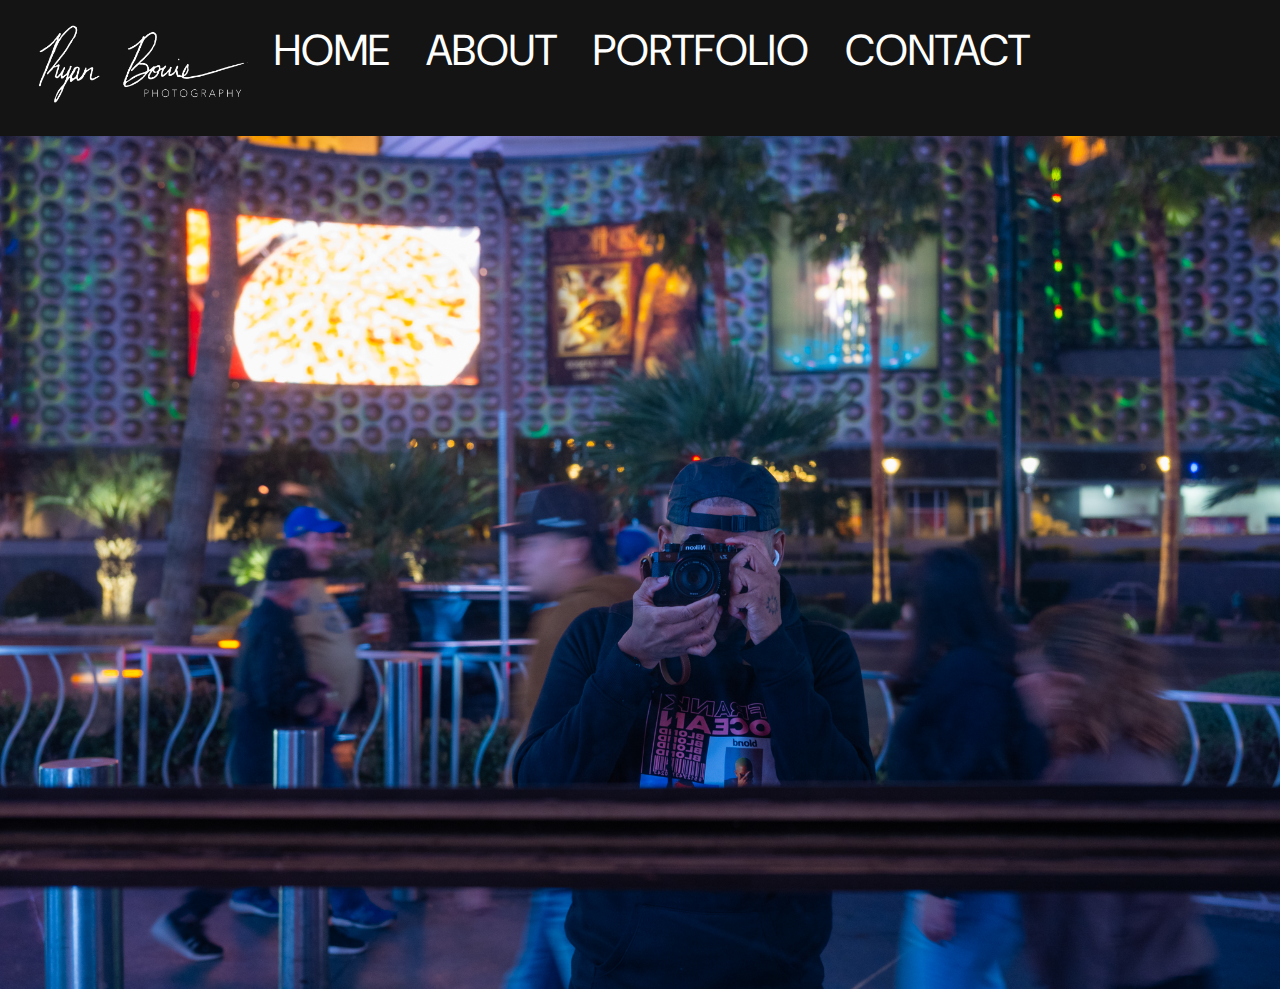
<file: index.html>
<!DOCTYPE html>
<html lang="en">

<head>
    <meta charset="UTF-8">
    <meta name="viewport" content="width=device-width, initial-scale=1.0">
    <title>Ryan Bowie Photography</title>
    <!-- bootstrap js -->
    <script src="https://cdn.jsdelivr.net/npm/@popperjs/core@2.11.8/dist/umd/popper.min.js"
        integrity="sha384-I7E8VVD/ismYTF4hNIPjVp/Zjvgyol6VFvRkX/vR+Vc4jQkC+hVqc2pM8ODewa9r"
        crossorigin="anonymous"></script>
    <script src="https://cdn.jsdelivr.net/npm/bootstrap@5.3.3/dist/js/bootstrap.min.js"
        integrity="sha384-0pUGZvbkm6XF6gxjEnlmuGrJXVbNuzT9qBBavbLwCsOGabYfZo0T0to5eqruptLy"
        crossorigin="anonymous"></script>
    <!-- bootstrap css -->
    <link href="https://cdn.jsdelivr.net/npm/bootstrap@5.3.3/dist/css/bootstrap.min.css" rel="stylesheet"
        integrity="sha384-QWTKZyjpPEjISv5WaRU9OFeRpok6YctnYmDr5pNlyT2bRjXh0JMhjY6hW+ALEwIH" crossorigin="anonymous">
    <!-- custom css -->
    <link rel="stylesheet" href="site/css/style.css">
</head>

<body>
    <header>
        <div class="container">
            <div class="row">
                <!-- Still having trouble figuring out how to get the logo and links into a fluid horizontal alignment above the photo -->
            <!-- <img class="logo" src="site/img/watermarkwhite.png" alt="Ryan Bowie Photography"> -->
            <nav class="topnav">
                <img class="logo" src="site/img/watermarkwhite.png" alt="Ryan Bowie Photography">
                <a href="#">HOME</a>
                <a href="/about">ABOUT</a>
                <a href="/portfolio">PORTFOLIO</a>
                <a href="/contact">CONTACT</a>
            </nav>
            </div>
            <img src="/site/img/selfie.jpg" alt="Ryan Bowie selfie on Las Vegas Strip" class="img-fluid full-width-img">
            
        </div>

    </header>

</body>

</html>
</file>
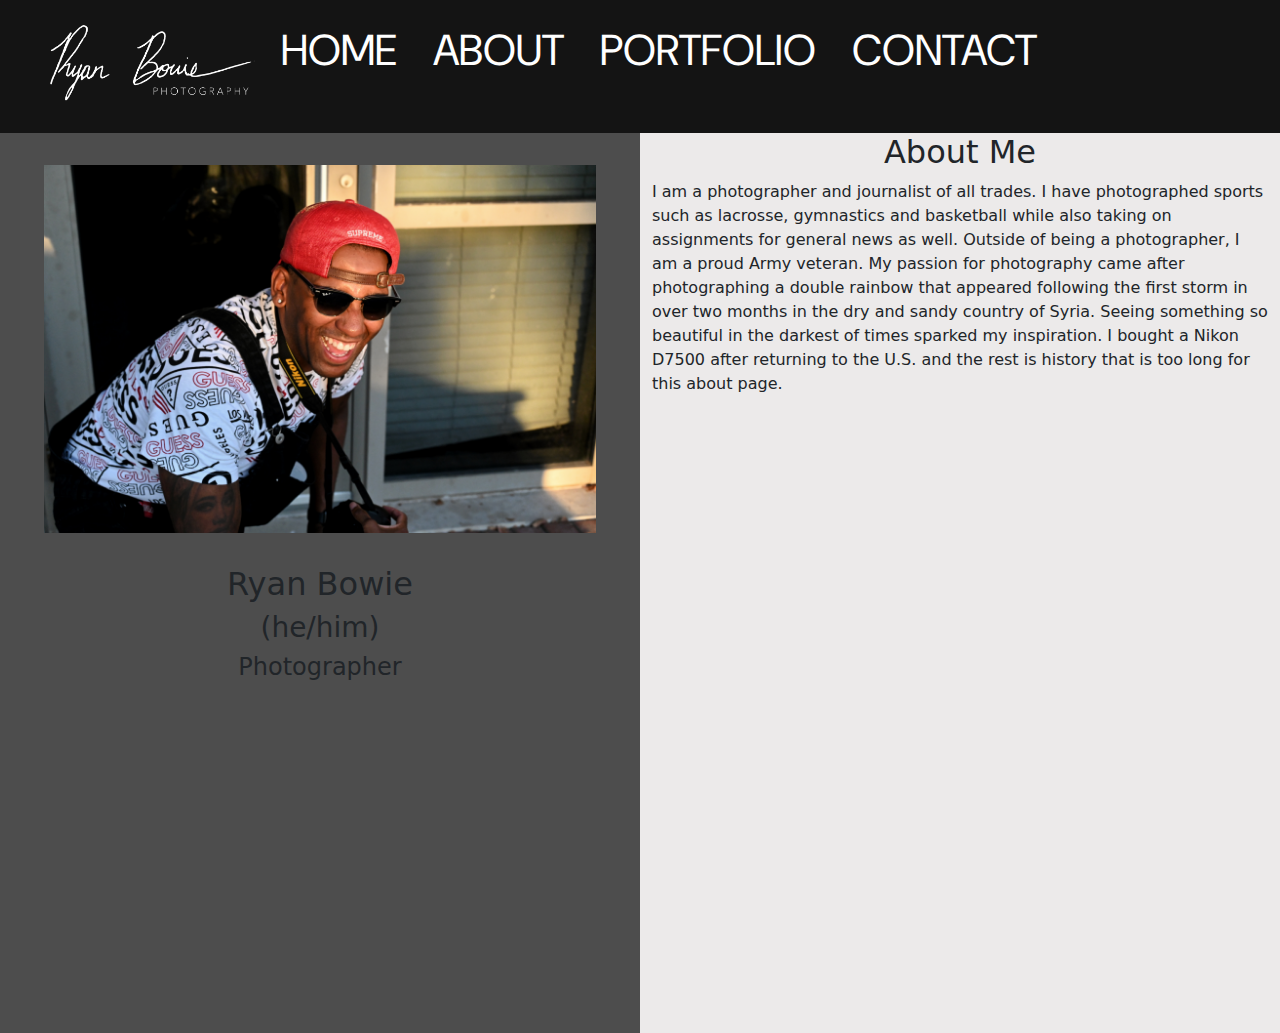
<file: about/index.html>
<!DOCTYPE html>
<html lang="en">

<head>
    <meta charset="UTF-8">
    <meta name="viewport" content="width=device-width, initial-scale=1.0">
    <title>Ryan Bowie Photography</title>
    <!-- bootstrap js -->
    <script src="https://cdn.jsdelivr.net/npm/@popperjs/core@2.11.8/dist/umd/popper.min.js"
        integrity="sha384-I7E8VVD/ismYTF4hNIPjVp/Zjvgyol6VFvRkX/vR+Vc4jQkC+hVqc2pM8ODewa9r"
        crossorigin="anonymous"></script>
    <script src="https://cdn.jsdelivr.net/npm/bootstrap@5.3.3/dist/js/bootstrap.min.js"
        integrity="sha384-0pUGZvbkm6XF6gxjEnlmuGrJXVbNuzT9qBBavbLwCsOGabYfZo0T0to5eqruptLy"
        crossorigin="anonymous"></script>
    <!-- bootstrap css -->
    <link href="https://cdn.jsdelivr.net/npm/bootstrap@5.3.3/dist/css/bootstrap.min.css" rel="stylesheet"
        integrity="sha384-QWTKZyjpPEjISv5WaRU9OFeRpok6YctnYmDr5pNlyT2bRjXh0JMhjY6hW+ALEwIH" crossorigin="anonymous">
    <!-- custom css -->
    <link rel="stylesheet" href="../site/css/style.css">
    <link rel="stylesheet" href="https://cdnjs.cloudflare.com/ajax/libs/font-awesome/4.7.0/css/font-awesome.min.css">
</head>

<body>
    <div class="container-fluid">


        <div class="row">
            <header>

                <nav class="topnav">
                    <img class="logo" src="/site/img/watermarkwhite.png" alt="Ryan Bowie Photography">
                    <a href="../">HOME</a>
                    <a href="#">ABOUT</a>
                    <a href="../portfolio/">PORTFOLIO</a>
                    <a href="../contact/">CONTACT</a>
                </nav>
        </div>
        </header>
        <div id="container" class="row justify-content-evenly">
            <div id="left-box" class="col-md-6">
                <img src="/site/img/laughing.jpg" alt="Ryan Bowie laughing" class="img-laughing">
                <h2>Ryan Bowie</h2>
                <h3>(he/him)</h3>
                <h4>Photographer</h4>
                
                <!-- <div id="social">
                    <div class="container">
                        
                            <a href="https://x.com/WhoIsRyanBowie" target="_blank" class="fa fa-twitter"></a>
                <a href="https://www.instagram.com/ryanbowiephotography/" target="_blank" class="fa fa-instagram"></a>
                <a href="https://www.linkedin.com/in/ryan-bowie-ba8470293/" target="_blank" class="fa fa-linkedin"></a>
                <a href="https://www.youtube.com/@ryanbowiephotography" target="_blank" class="fa fa-youtube"></a>
                        </div>
                    </div>
                </div>
                 -->
                
            </div>
            <div id="right-box" class="col-md-6">
                <h2>About Me</h2>
                <p>I am a photographer and journalist of all trades. I have photographed sports such as lacrosse,
                    gymnastics and basketball while also taking on assignments for general news as well. Outside of
                    being a photographer, I am a proud Army veteran. My passion for photography came after
                    photographing a double rainbow that appeared following the first storm in over two months in the
                    dry and sandy country of Syria. Seeing something so beautiful in the darkest of times sparked my
                    inspiration. I bought a Nikon D7500 after returning to the U.S. and the rest is history that is
                    too long for this about page.</p>

            </div>





        </div>
       
        
        

</body>


</html>
</file>
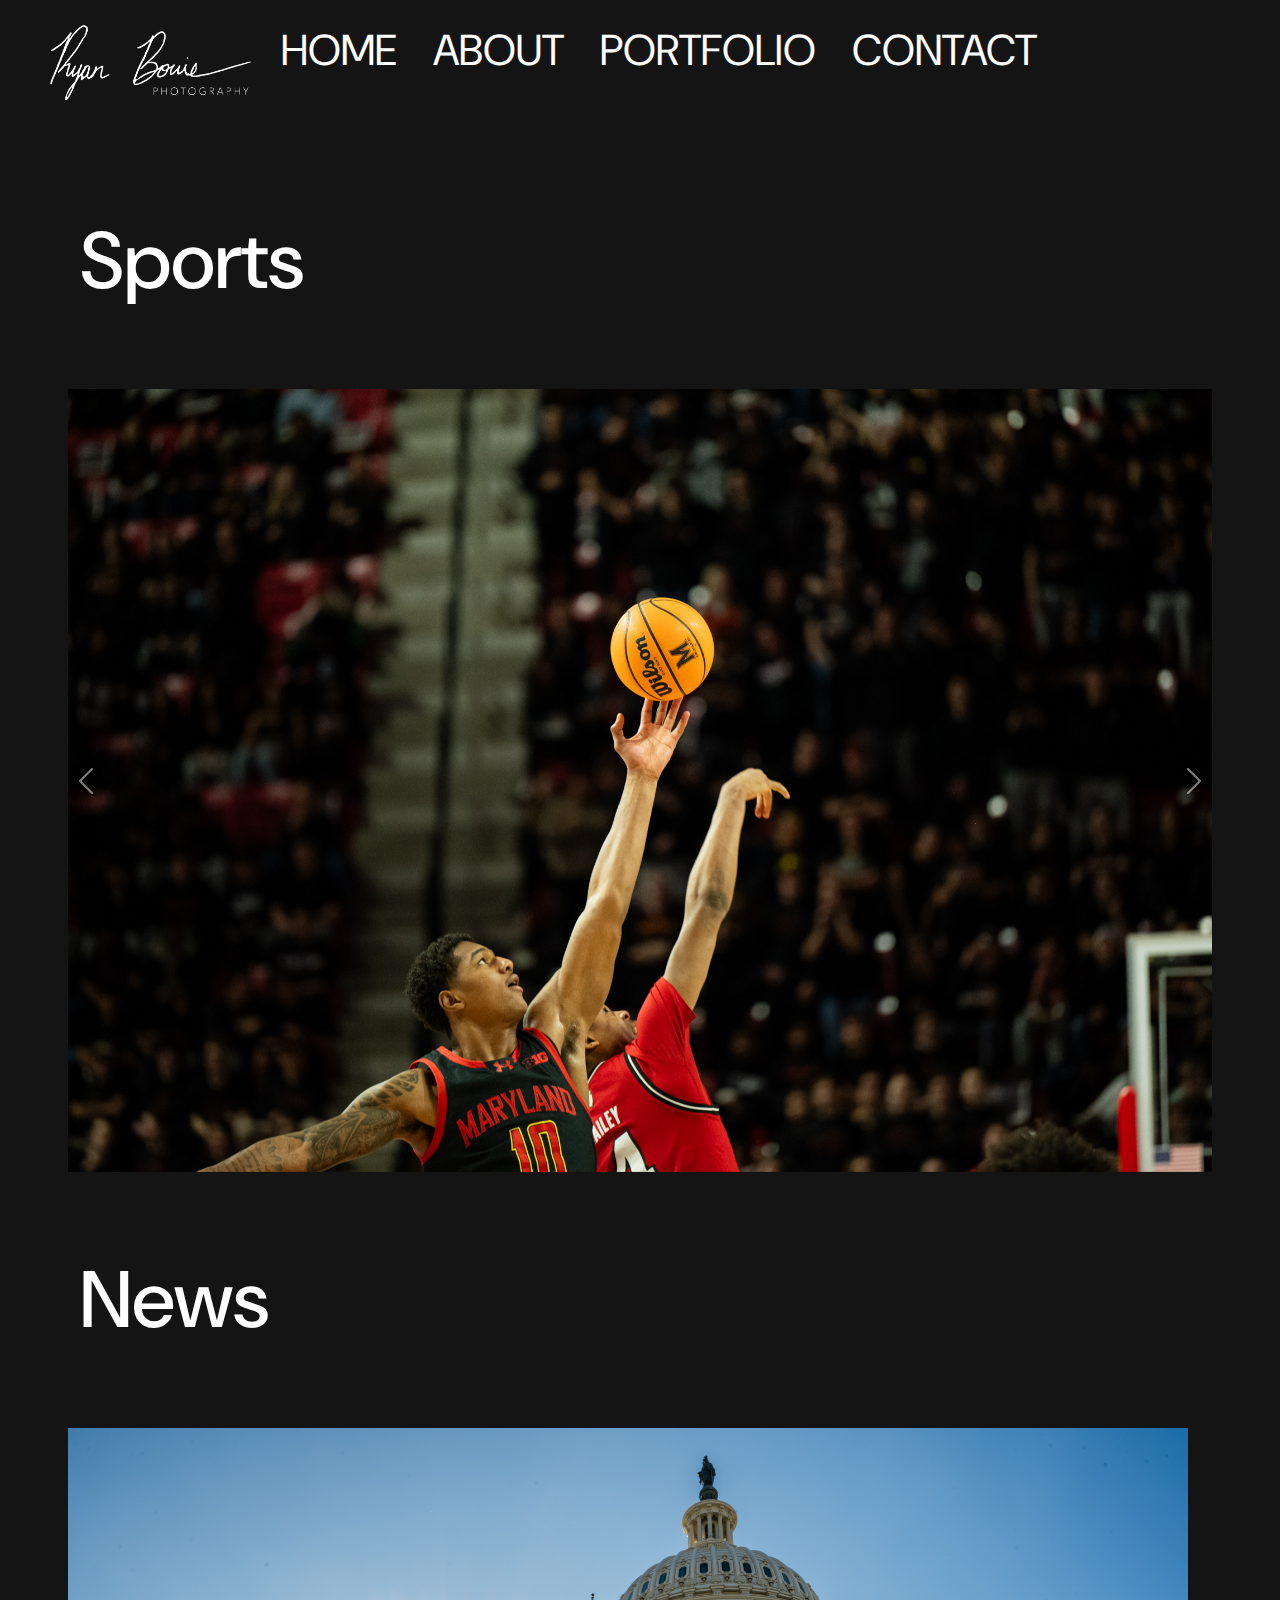
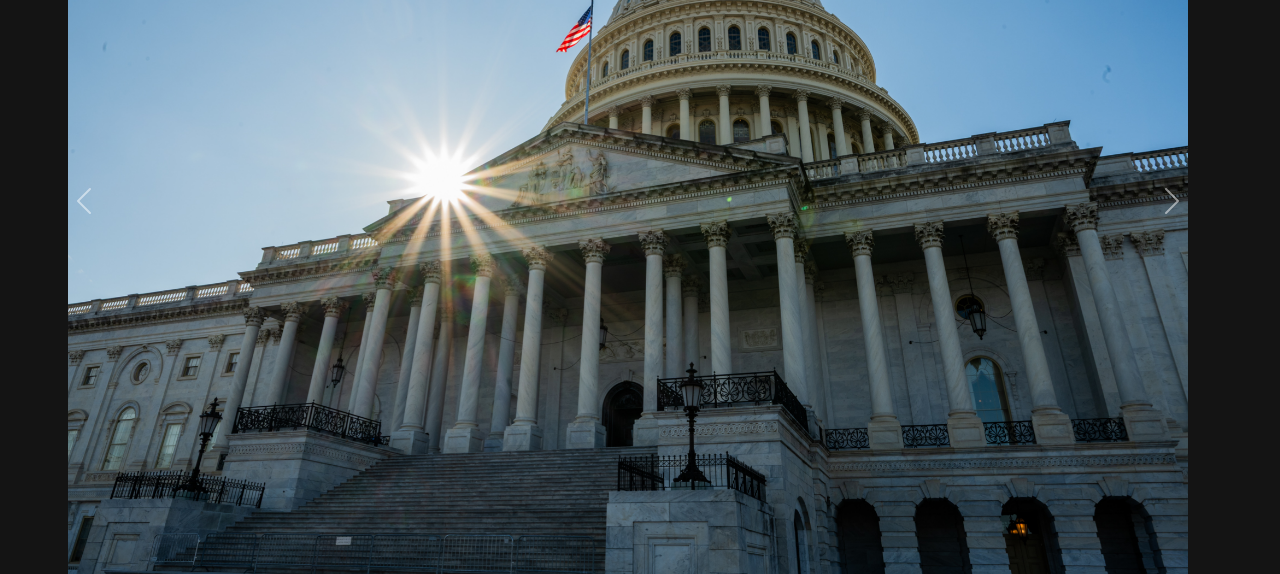
<file: portfolio/index.html>
<!DOCTYPE html>
<html lang="en">

<head>
    <meta charset="UTF-8">
    <meta name="viewport" content="width=device-width, initial-scale=1.0">
    <title>Ryan Bowie Photography</title>
    <!-- bootstrap js -->
    <script src="https://cdn.jsdelivr.net/npm/@popperjs/core@2.11.8/dist/umd/popper.min.js"
        integrity="sha384-I7E8VVD/ismYTF4hNIPjVp/Zjvgyol6VFvRkX/vR+Vc4jQkC+hVqc2pM8ODewa9r"
        crossorigin="anonymous"></script>
    <script src="https://cdn.jsdelivr.net/npm/bootstrap@5.3.3/dist/js/bootstrap.min.js"
        integrity="sha384-0pUGZvbkm6XF6gxjEnlmuGrJXVbNuzT9qBBavbLwCsOGabYfZo0T0to5eqruptLy"
        crossorigin="anonymous"></script>
    <!-- bootstrap css -->
    <link href="https://cdn.jsdelivr.net/npm/bootstrap@5.3.3/dist/css/bootstrap.min.css" rel="stylesheet"
        integrity="sha384-QWTKZyjpPEjISv5WaRU9OFeRpok6YctnYmDr5pNlyT2bRjXh0JMhjY6hW+ALEwIH" crossorigin="anonymous">
    <!-- custom css -->
    <link rel="stylesheet" href="../site/css/style.css">
</head>

<body>
    <header>
    <div class="container-fluid">
        <div class="row">
        <nav class="topnav">
            <img class="logo" src="/site/img/watermarkwhite.png" alt="Ryan Bowie Photography">
            <!-- Image of watermark not appearing on page -->
            <a href="../">HOME</a>
            <a href="../about/">ABOUT</a>
            <a href="#">PORTFOLIO</a>
            <a href="../contact/">CONTACT</a>
        </nav>
        </div>
        </header>
        <div class="row">
            <!-- <div class="col-md-6"> -->
                <!-- Photos are too large, attempted to fix with columns to no avail -->
            <h1 class="carousel-text">Sports</h1>
            <div id="sports" class="carousel slide">
                <div class="carousel-inner">
                  <div class="carousel-item active">
                    <img src="/site/img/mbball1.jpg" class="d-block w-100" alt="Julian Reese blocks shot from Ace Bailey">
                  </div>
                  <div class="carousel-item">
                    <img src="/site/img/mbball2.jpg" class="d-block w-100" alt="Derik Queen walking across court">
                  </div>
                  <div class="carousel-item">
                    <img src="/site/img/mbball3.jpg" class="d-block w-100" alt="Julian Reese blocking shot from Nick Martinelli">
                  </div>
                  <div class="carousel-item">
                    <img src="/site/img/gymnastics1.jpg" class="d-block w-100" alt="Lauren Brendlinger on beam">
                  </div>
                  <div class="carousel-item">
                    <img src="/site/img/gymnastics2.jpg" class="d-block w-100" alt="Tasha Brozowski on bars">
                  </div>
                  <div class="carousel-item">
                    <img src="/site/img/gymnastics3.jpg" class="d-block w-100" alt="Maddie Komorowski on beam">
                  </div>
                  <div class="carousel-item">
                    <img src="/site/img/softball1.jpg" class="d-block w-100" alt="Julia Shearer pitching a softball">
                  </div>
                  <div class="carousel-item">
                    <img src="/site/img/softball2.jpg" class="d-block w-100" alt="Matti Benson hitting a softball">
                  </div>
                  <div class="carousel-item">
                    <img src="/site/img/softball3.jpg" class="d-block w-100" alt="injury during softball game">
                  </div>
                  <div class="carousel-item">
                    <img src="/site/img/mlax1.jpg" class="d-block w-100" alt="UMD lacrosse team running out on field">
                  </div>
                  <div class="carousel-item">
                    <img src="/site/img/mlax2.jpg" class="d-block w-100" alt="UMD lacrosse player's helmet">
                  </div>
                  <div class="carousel-item">
                    <img src="/site/img/mlax3.jpg" class="d-block w-100" alt="Syracuse lacrosse player challenges UMD lacrosse player for ball">
                  </div>
                </div>
                <button class="carousel-control-prev" type="button" data-bs-target="#sports" data-bs-slide="prev">
                  <span class="carousel-control-prev-icon" aria-hidden="true"></span>
                  <span class="visually-hidden">Previous</span>
                </button>
                <button class="carousel-control-next" type="button" data-bs-target="#sports" data-bs-slide="next">
                  <span class="carousel-control-next-icon" aria-hidden="true"></span>
                  <span class="visually-hidden">Next</span>
                </button>
              </div>
              <br>
              <div class="row">
                <!-- <div class="col-md-6"> -->
                    <h1 class="carousel-text">News</h1>
                    <div id="news" class="carousel slide">
                        <div class="carousel-inner">
                          <div class="carousel-item active">
                            <img src="/site/img/capitol.jpg" class="d-block w-100" alt="U.S. Capitol with sunlight in background">
                          </div>
                          <div class="carousel-item">
                            <img src="/site/img/monument1.jpg" class="d-block w-100" alt="Washington Monument in DC">
                          </div>
                          <div class="carousel-item">
                            <img src="/site/img/monument2.jpg" class="d-block w-100" alt="Washington Monument in black and white">
                          </div>
                          <div class="carousel-item">
                            <img src="/site/img/metro1.jpg" class="d-block w-100" alt="College Park Metro Station">
                          </div>
                          <div class="carousel-item">
                            <img src="/site/img/metro2.jpg" class="d-block w-100" alt="man stares at information kiosk at train station">
                          </div>
                          <div class="carousel-item">
                            <img src="/site/img/lake-artemesia.jpg" class="d-block w-100" alt="group of students building a snowman near a lake">
                          </div>
                          <div class="carousel-item">
                            <img src="/site/img/bakery1.jpg" class="d-block w-100" alt="exterior of Sugar Vault Desserts in Hyattsville, MD">
                          </div>
                          <div class="carousel-item">
                            <img src="/site/img/bakery2.jpg" class="d-block w-100" alt="woman holds a slice of cake in Sugar Vault Desserts">
                          </div>
                          <div class="carousel-item">
                            <img src="/site/img/quen-blackwell.jpg" class="d-block w-100" alt="Influencer Quenlin Blackwell laughing">
                          </div>
                          <div class="carousel-item">
                            <img src="/site/img/mikemeadowportrait.jpg" class="d-block w-100" alt="Man poses outside of UMD">
                          </div>
                        </div>
                        <button class="carousel-control-prev" type="button" data-bs-target="#news" data-bs-slide="prev">
                          <span class="carousel-control-prev-icon" aria-hidden="true"></span>
                          <span class="visually-hidden">Previous</span>
                        </button>
                        <button class="carousel-control-next" type="button" data-bs-target="#news" data-bs-slide="next">
                          <span class="carousel-control-next-icon" aria-hidden="true"></span>
                          <span class="visually-hidden">Next</span>
                        </button>
                      </div>
              </div>
        
            
        </div>

</body>

</html>
</file>
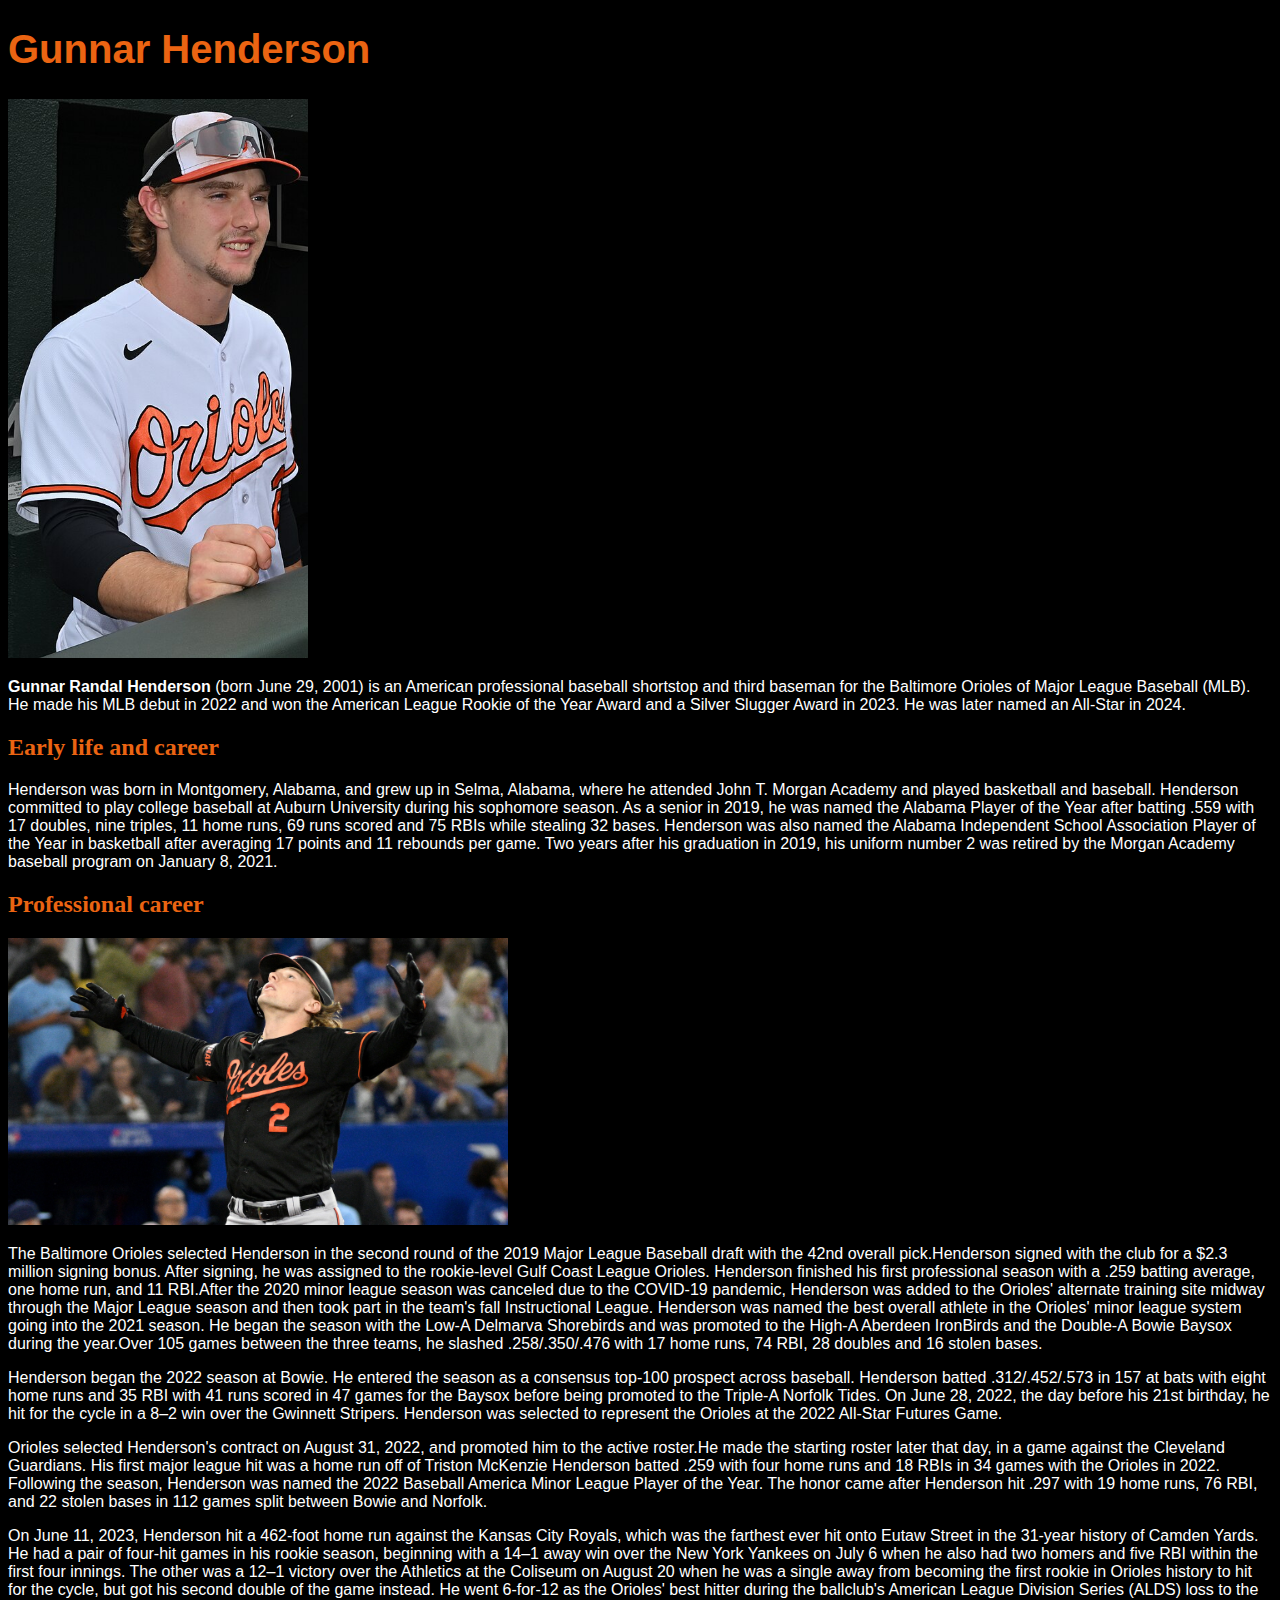
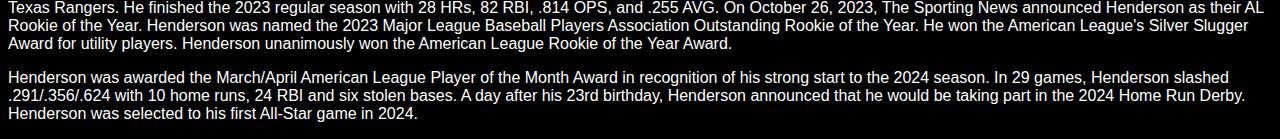
<file: projects/article/index.html>
<!DOCTYPE html>
<html lang="en">

<head>
    <meta charset="UTF-8">
    <meta name="viewport" content="width=device-width, initial-scale=1.0">
    <title>Gunnar Henderson</title>
    <link rel="stylesheet" href="css/style.css">

</head>

<body>
    <h1>Gunnar Henderson</h1>
    <img src="img/gunnarhenderson.jpg" alt="Gunnar Henderson smiling in uniform" width="300" <br></br>

    <p><b>Gunnar Randal Henderson</b> (born June 29, 2001) is an American professional baseball shortstop and third
        baseman for the Baltimore Orioles of Major League Baseball (MLB). He made his MLB debut in 2022 and won the
        American League Rookie of the Year Award and a Silver Slugger Award in 2023. He was later named an All-Star in
        2024.</p>

    <h2><b>Early life and career</b></h2>

    <p>Henderson was born in Montgomery, Alabama, and grew up in Selma, Alabama, where he attended John T. Morgan
        Academy and played basketball and baseball. Henderson committed to play college baseball at Auburn University
        during his sophomore season. As a senior in 2019, he was named the Alabama Player of the Year after batting .559
        with 17 doubles, nine triples, 11 home runs, 69 runs scored and 75 RBIs while stealing 32 bases. Henderson was
        also named the Alabama Independent School Association Player of the Year in basketball after averaging 17 points
        and 11 rebounds per game. Two years after his graduation in 2019, his uniform number 2 was retired by the Morgan
        Academy baseball program on January 8, 2021.</p>

    <h2><b>Professional career</b></h2>
    <img src="img/gunnarhenderson2.jpg" alt="Gunnar Henderson celebrating a home run" width="500" <br></br>

    <p>The Baltimore Orioles selected Henderson in the second round of the 2019 Major League Baseball draft with the
        42nd overall pick.Henderson signed with the club for a $2.3 million signing bonus. After signing, he was
        assigned to the rookie-level Gulf Coast League Orioles. Henderson finished his first professional season with a
        .259 batting average, one home run, and 11 RBI.After the 2020 minor league season was canceled due to the
        COVID-19 pandemic, Henderson was added to the Orioles' alternate training site midway through the Major League
        season and then took part in the team's fall Instructional League. Henderson was named the best overall athlete
        in the Orioles' minor league system going into the 2021 season. He began the season with the Low-A Delmarva
        Shorebirds and was promoted to the High-A Aberdeen IronBirds and the Double-A Bowie Baysox during the year.Over
        105 games between the three teams, he slashed .258/.350/.476 with 17 home runs, 74 RBI, 28 doubles and 16 stolen
        bases.</p>

    <p>Henderson began the 2022 season at Bowie. He entered the season as a consensus top-100 prospect across baseball.
        Henderson batted .312/.452/.573 in 157 at bats with eight home runs and 35 RBI with 41 runs scored in 47 games
        for the Baysox before being promoted to the Triple-A Norfolk Tides. On June 28, 2022, the day before his 21st
        birthday, he hit for the cycle in a 8–2 win over the Gwinnett Stripers. Henderson was selected to represent the
        Orioles at the 2022 All-Star Futures Game.</p>

    <p> Orioles selected Henderson's contract on August 31, 2022, and promoted him to the active roster.He made the
        starting roster later that day, in a game against the Cleveland Guardians. His first major league hit was a home
        run off of Triston McKenzie Henderson batted .259 with four home runs and 18 RBIs in 34 games with the Orioles
        in 2022. Following the season, Henderson was named the 2022 Baseball America Minor League Player of the Year.
        The honor came after Henderson hit .297 with 19 home runs, 76 RBI, and 22 stolen bases in 112 games split
        between Bowie and Norfolk.</p>

    <p>On June 11, 2023, Henderson hit a 462-foot home run against the Kansas City Royals, which was the farthest ever
        hit onto Eutaw Street in the 31-year history of Camden Yards. He had a pair of four-hit games in his rookie
        season, beginning with a 14–1 away win over the New York Yankees on July 6 when he also had two homers and five
        RBI within the first four innings. The other was a 12–1 victory over the Athletics at the Coliseum on August 20
        when he was a single away from becoming the first rookie in Orioles history to hit for the cycle, but got his
        second double of the game instead. He went 6-for-12 as the Orioles' best hitter during the ballclub's American
        League Division Series (ALDS) loss to the Texas Rangers. He finished the 2023 regular season with 28 HRs, 82
        RBI, .814 OPS, and .255 AVG. On October 26, 2023, The Sporting News announced Henderson as their AL Rookie of
        the Year. Henderson was named the 2023 Major League Baseball Players Association Outstanding Rookie of the Year.
        He won the American League's Silver Slugger Award for utility players. Henderson unanimously won the American
        League Rookie of the Year Award.</p>

    <p>Henderson was awarded the March/April American League Player of the Month Award in recognition of his strong
        start to the 2024 season. In 29 games, Henderson slashed .291/.356/.624 with 10 home runs, 24 RBI and six stolen
        bases. A day after his 23rd birthday, Henderson announced that he would be taking part in the 2024 Home Run
        Derby. Henderson was selected to his first All-Star game in 2024.</p>



</body>

</html>
</file>
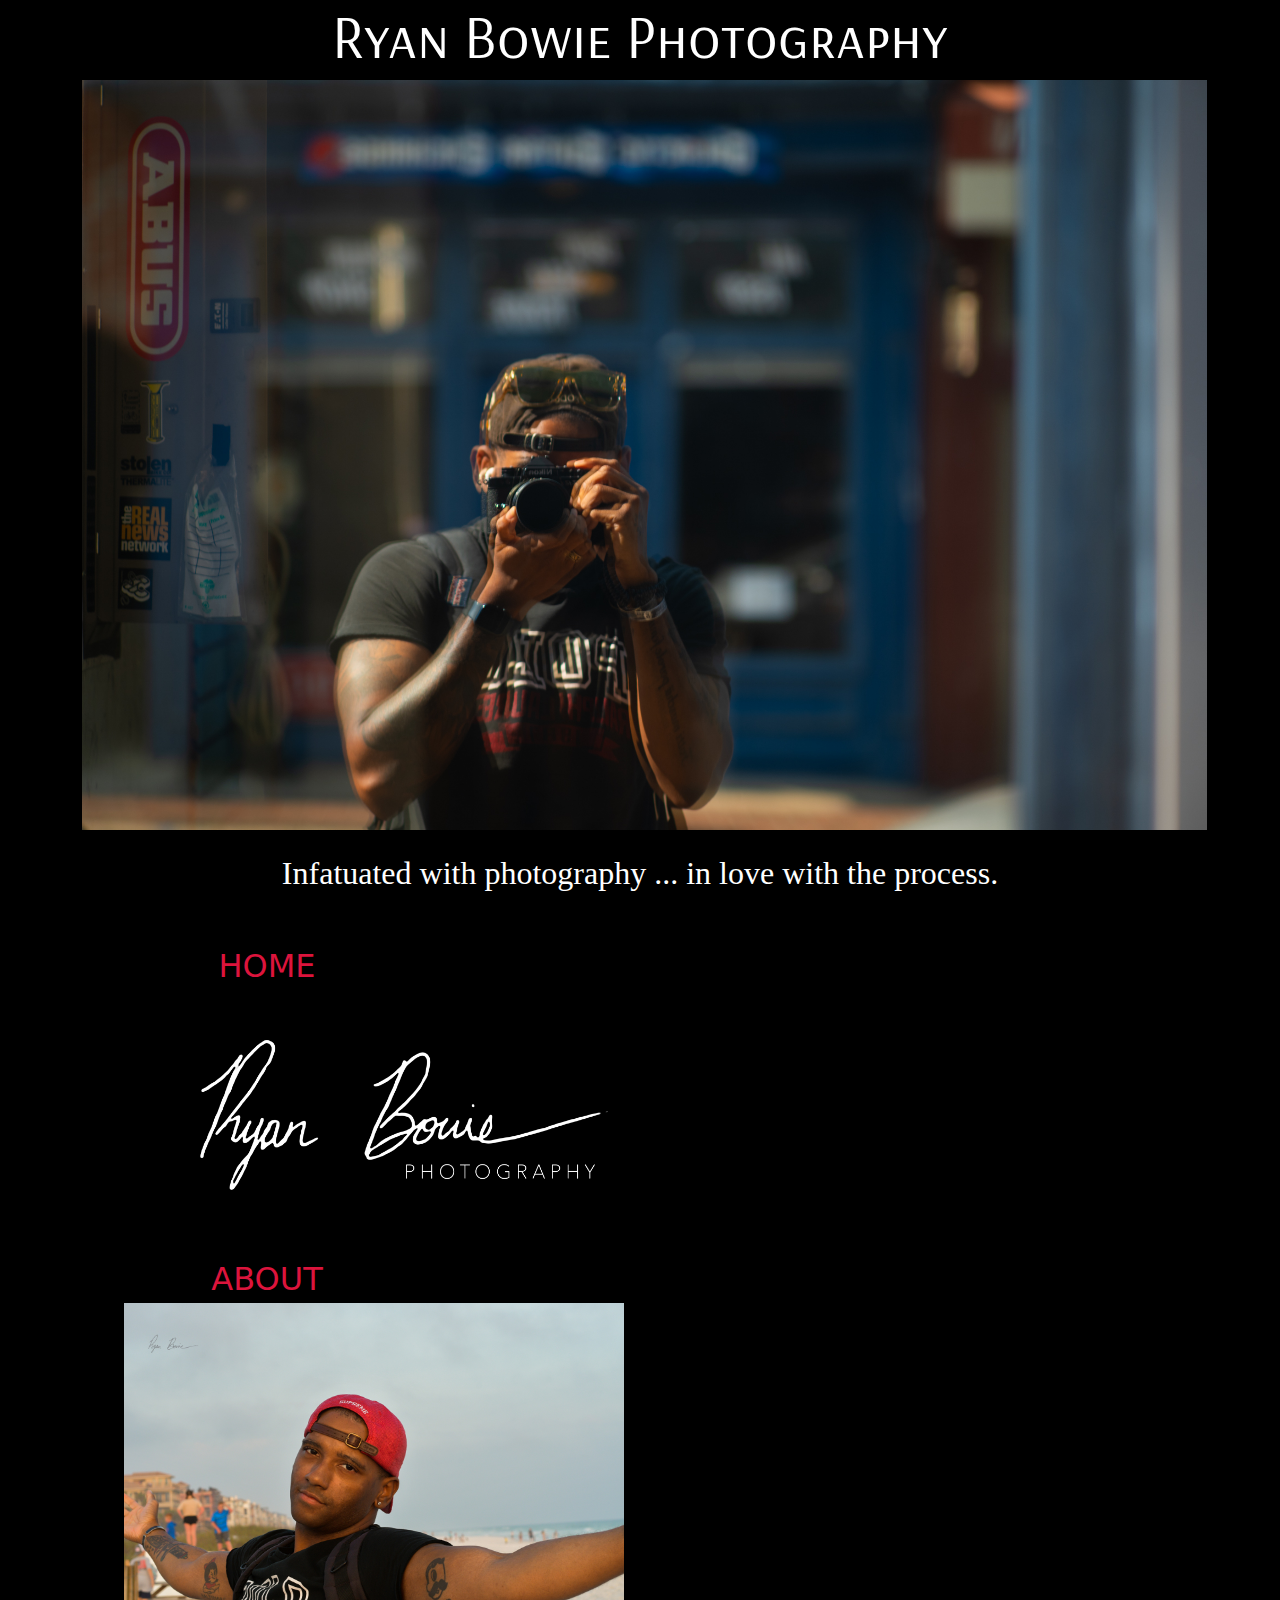
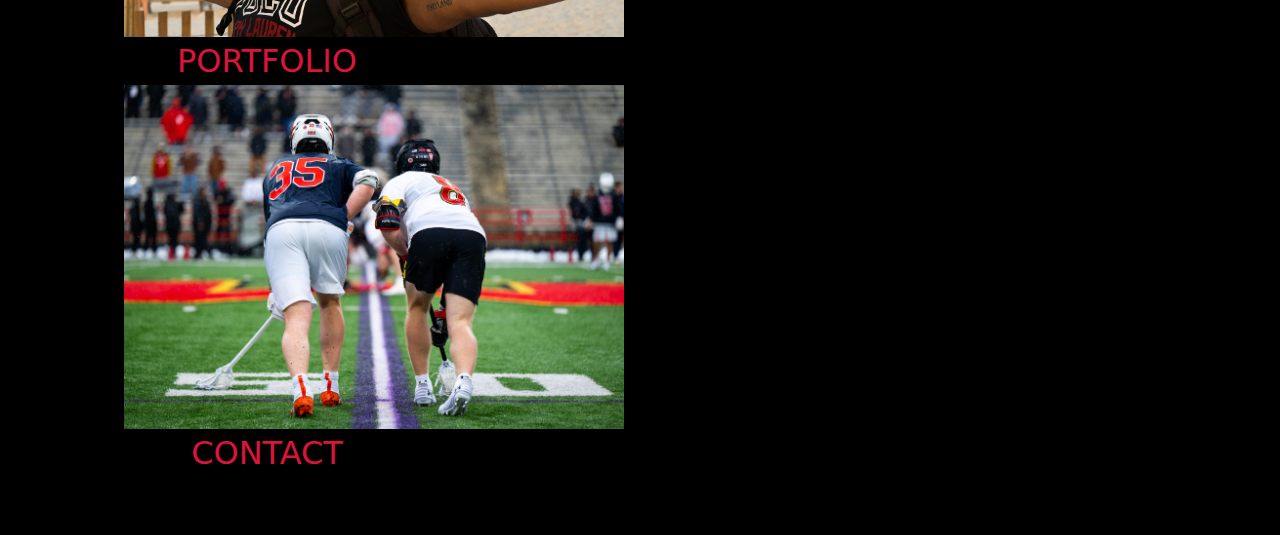
<file: projects/business/index.html>
<!DOCTYPE html>
<html lang="en">

<head>
    <meta charset="UTF-8">
    <meta name="viewport" content="width=device-width, initial-scale=1.0">
    <title>Business</title>
    <!-- bootstrap js -->
    <script src="https://cdn.jsdelivr.net/npm/@popperjs/core@2.11.8/dist/umd/popper.min.js"
        integrity="sha384-I7E8VVD/ismYTF4hNIPjVp/Zjvgyol6VFvRkX/vR+Vc4jQkC+hVqc2pM8ODewa9r"
        crossorigin="anonymous"></script>
    <script src="https://cdn.jsdelivr.net/npm/bootstrap@5.3.3/dist/js/bootstrap.min.js"
        integrity="sha384-0pUGZvbkm6XF6gxjEnlmuGrJXVbNuzT9qBBavbLwCsOGabYfZo0T0to5eqruptLy"
        crossorigin="anonymous"></script>
    <!-- bootstrap css -->
    <link href="https://cdn.jsdelivr.net/npm/bootstrap@5.3.3/dist/css/bootstrap.min.css" rel="stylesheet"
        integrity="sha384-QWTKZyjpPEjISv5WaRU9OFeRpok6YctnYmDr5pNlyT2bRjXh0JMhjY6hW+ALEwIH" crossorigin="anonymous">
    <!-- custom css -->
    <link rel="stylesheet" href="css/style.css">
</head>

<body>
    <div class="container">
        <!--Need to add logo to this down the road-->
        <h1>Ryan Bowie Photography</h1>
        <img src="img/mirror.jpg" alt="guy with camera taking a photo of himself" width="1125">
    </div>

    <div class="container">
        <!--Corny slogan, will think of better one eventually-->
        <br>
        <h2>Infatuated with photography ... in love with the process.</h2>
    </div>

    <div class="container">
        <div class="row">
            <div class="col-lg-6">
                <ul>
                    <li>HOME</li>
                    <li> <img src="img/logo.png" alt="ryan bowie signature with 'photography' under it" width="500">
                    </li>
                    <li>ABOUT</li>
                    <li> <img src="img/stupidpose.jpg" alt="guy holding arms up in air while staring at camera"
                            width="500">
                    </li>
                    <li>PORTFOLIO</li>
                    <li> <img src="img/faceoff.jpg" alt="two lacrosse players preparing for faceoff" width="500"></li>
                    <li>CONTACT</li>

                </ul>

            </div>



        </div>

</body>

</html>
</file>
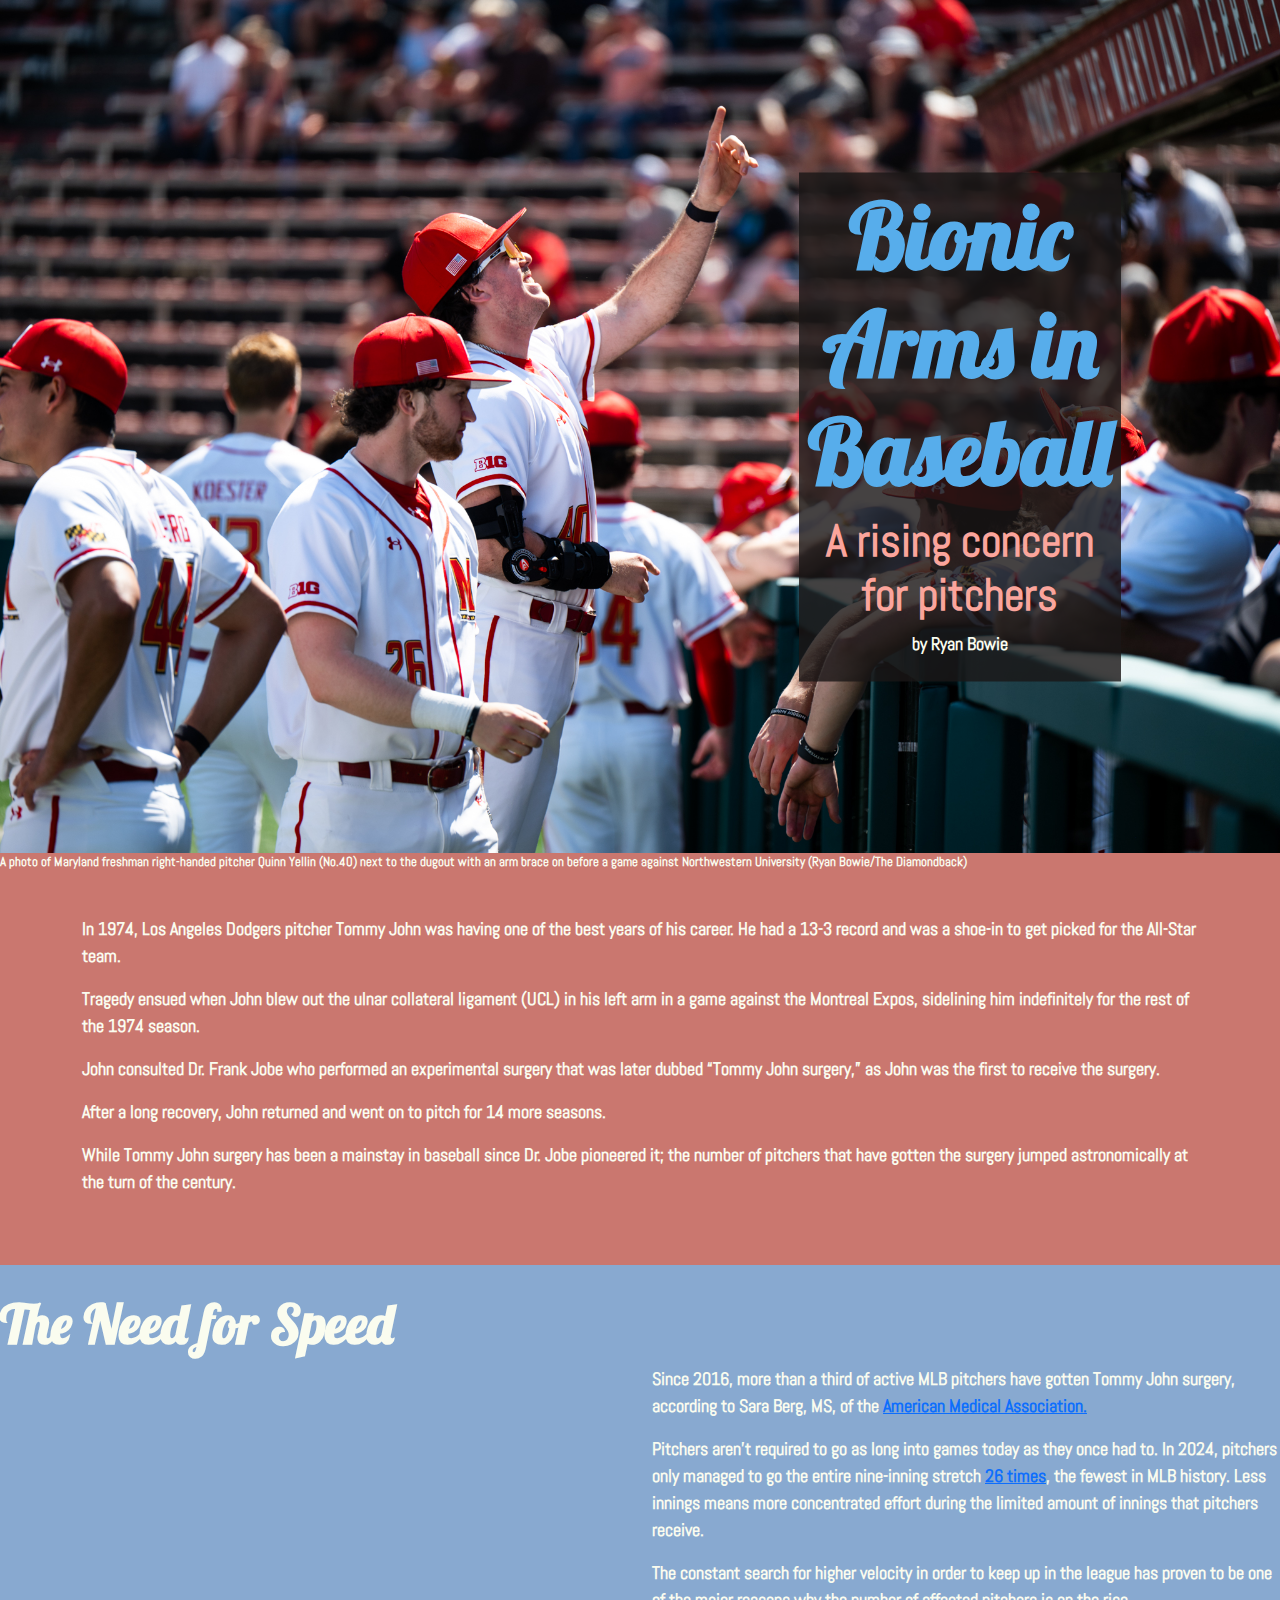
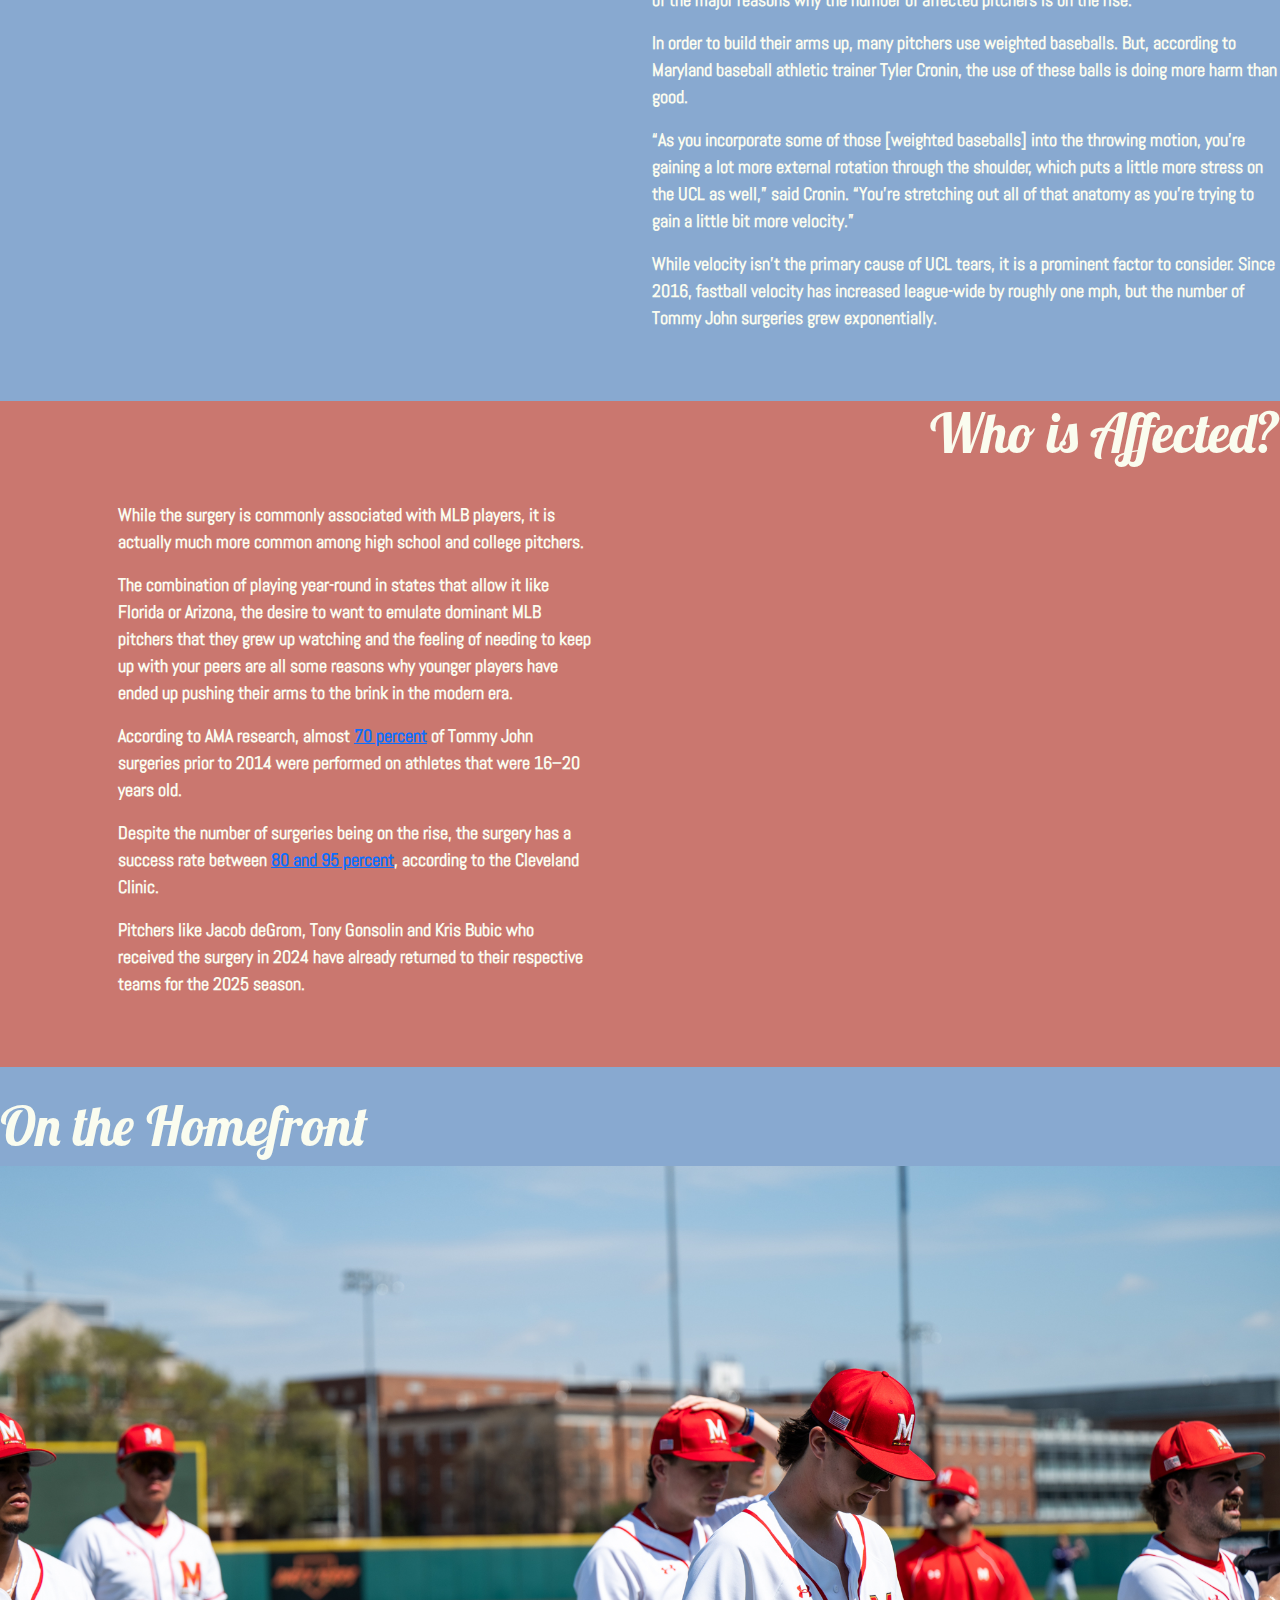
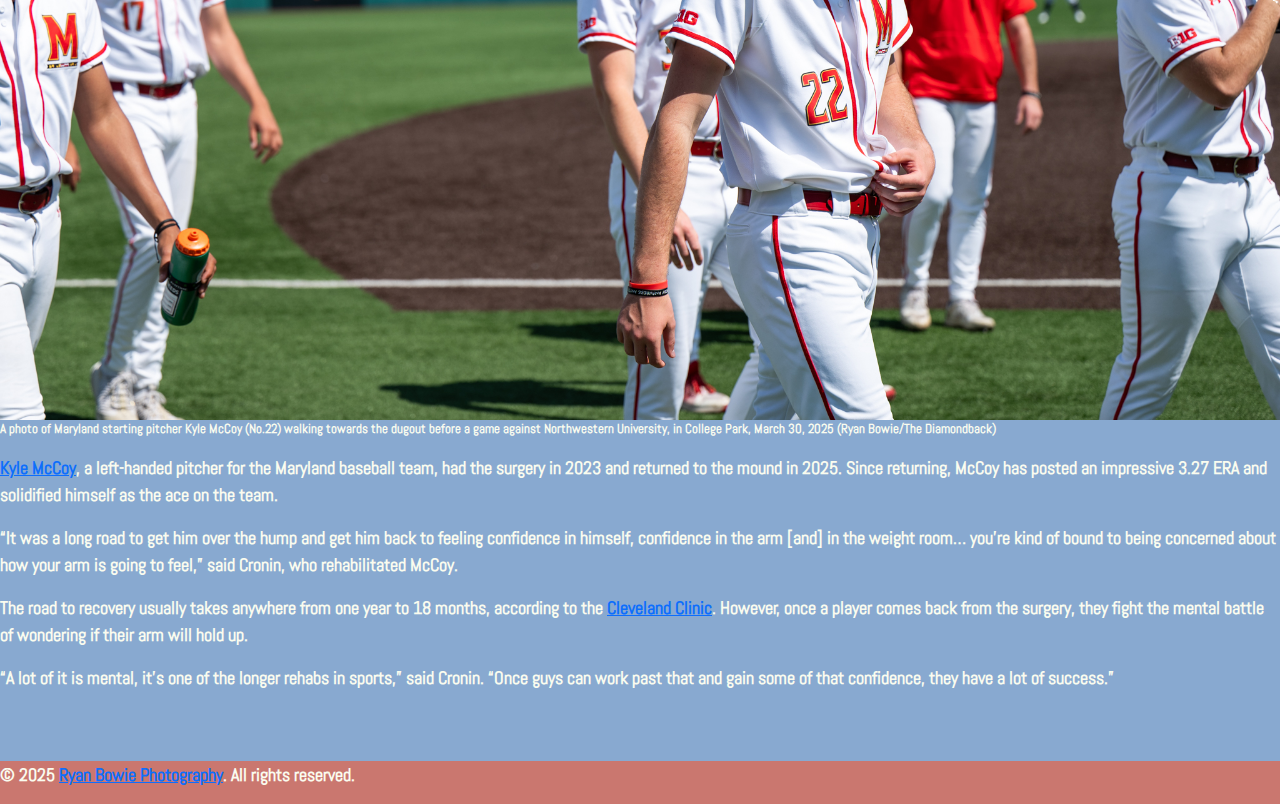
<file: projects/final/index.html>
<!DOCTYPE html>
<html lang="en">

<head>
  <meta charset="UTF-8" />
  <meta name="viewport" content="width=device-width, initial-scale=1.0" />
  <title>Bionic Arms in Baseball</title>

  <!-- bootstrap js -->
  <script src="https://cdn.jsdelivr.net/npm/@popperjs/core@2.11.8/dist/umd/popper.min.js"
    integrity="sha384-I7E8VVD/ismYTF4hNIPjVp/Zjvgyol6VFvRkX/vR+Vc4jQkC+hVqc2pM8ODewa9r"
    crossorigin="anonymous"></script>
  <script src="https://cdn.jsdelivr.net/npm/bootstrap@5.3.3/dist/js/bootstrap.min.js"
    integrity="sha384-0pUGZvbkm6XF6gxjEnlmuGrJXVbNuzT9qBBavbLwCsOGabYfZo0T0to5eqruptLy"
    crossorigin="anonymous"></script>

  <!-- bootstrap css -->
  <link href="https://cdn.jsdelivr.net/npm/bootstrap@5.3.3/dist/css/bootstrap.min.css" rel="stylesheet"
    integrity="sha384-QWTKZyjpPEjISv5WaRU9OFeRpok6YctnYmDr5pNlyT2bRjXh0JMhjY6hW+ALEwIH" crossorigin="anonymous" />

  <!-- custom css -->
  <link rel="stylesheet" href="css/style.css" />
</head>

<body>
  <header>
    <img src="img/quinn.yellin.jpg" alt="picture of Los Angeles Dodgers pitcher Tommy John"
      class="img-fluid full-width-img" />
    <div class="centered-text">
      <h1><b>Bionic Arms in Baseball</b></h1>
      <h2>A rising concern for pitchers</h2>
      <p>by Ryan Bowie</p>
    </div>
  </header>

  <div class="source">
    <p>A photo of Maryland freshman right-handed pitcher Quinn Yellin (No.40) next to the dugout with an arm brace on
      before a game against Northwestern University (Ryan Bowie/The Diamondback)</p>
  </div>

  <main>
    <div class="container full-screen">
      <div class="row justify-content-center align-items-center">
        <div class="text-container">
          <p>In 1974, Los Angeles Dodgers pitcher Tommy John was having one of the best years of his career. He had a
            13-3 record and was a shoe-in to get picked for the All-Star team.</p>

          <p>Tragedy ensued when John blew out the ulnar collateral ligament (UCL) in his left arm in a game against the
            Montreal Expos, sidelining him indefinitely for the rest of the 1974 season.</p>

          <p>John consulted Dr. Frank Jobe who performed an experimental surgery that was later dubbed “Tommy John
            surgery,” as John was the first to receive the surgery.</p>

          <p>After a long recovery, John returned and went on to pitch for 14 more seasons.</p>

          <p>While Tommy John surgery has been a mainstay in baseball since Dr. Jobe pioneered it; the number of pitchers
            that have gotten the surgery jumped astronomically at the turn of the century.</p>
        </div>
      </div>
    </div>

    <div id="container">
      <h3><b>The Need for Speed</b></h3>
      <div class="row">
        <div class="col-md-6 px-5">
          <iframe title="A rising concern" aria-label="Grouped Columns" id="datawrapper-chart-VVqco"
            src="https://datawrapper.dwcdn.net/VVqco/6/" scrolling="no" frameborder="0"
            style="width: 0; min-width: 100% !important; border: none;" height="509" data-external="1"></iframe>
          <script type="text/javascript">!function () { "use strict"; window.addEventListener("message", (function (a) { if (void 0 !== a.data["datawrapper-height"]) { var e = document.querySelectorAll("iframe"); for (var t in a.data["datawrapper-height"]) for (var r, i = 0; r = e[i]; i++)if (r.contentWindow === a.source) { var d = a.data["datawrapper-height"][t] + "px"; r.style.height = d } } })) }();
          </script>
        </div>
        <div class="col-md-6">
          <p>Since 2016, more than a third of active MLB pitchers have gotten Tommy John surgery, according to Sara Berg,
            MS, of the <a
              href="https://www.ama-assn.org/delivering-care/public-health/what-doctors-wish-patients-knew-about-tommy-john-surgery"
              target="_blank">American Medical Association.</a></p>

          <p>Pitchers aren't required to go as long into games today as they once had to. In 2024, pitchers only managed
            to go the entire nine-inning stretch <a
              href="https://apnews.com/article/mlb-trends-complete-game-average-5516c7903bce14923e49791e19c4ca4a"
              target="_blank">26 times</a>, the fewest in MLB history. Less innings means more concentrated effort during
            the limited amount of innings that pitchers receive.</p>

          <p>The constant search for higher velocity in order to keep up in the league has proven to be one of the major
            reasons why the number of affected pitchers is on the rise.</p>

          <p>In order to build their arms up, many pitchers use weighted baseballs. But, according to Maryland baseball
            athletic trainer Tyler Cronin, the use of these balls is doing more harm than good.</p>

          <p>“As you incorporate some of those [weighted baseballs] into the throwing motion, you’re gaining a lot more
            external rotation through the shoulder, which puts a little more stress on the UCL as well,” said Cronin.
            “You’re stretching out all of that anatomy as you’re trying to gain a little bit more velocity.”</p>

          <p>While velocity isn't the primary cause of UCL tears, it is a prominent factor to consider. Since 2016,
            fastball velocity has increased league-wide by roughly one mph, but the number of Tommy John surgeries grew
            exponentially.</p>
        </div>
      </div>
    </div>

    <div class="subtitle-2">
      <h3>Who is Affected?</h3>
    </div>

    <div class="container">
      <div class="row">
        <div class="col-md-6 px-5">
          <p>While the surgery is commonly associated with MLB players, it is actually much more common among high school
            and college pitchers.</p>

          <p>The combination of playing year-round in states that allow it like Florida or Arizona, the desire to want to
            emulate dominant MLB pitchers that they grew up watching and the feeling of needing to keep up with your peers
            are all some reasons why younger players have ended up pushing their arms to the brink in the modern era.</p>

          <p>According to AMA research, almost <a
              href="https://www.ama-assn.org/delivering-care/public-health/what-doctors-wish-patients-knew-about-tommy-john-surgery#"
              target="_blank">70 percent</a> of Tommy John surgeries prior to 2014 were performed on athletes that were
            16–20 years old.</p>

          <p>Despite the number of surgeries being on the rise, the surgery has a success rate between <a
              href="https://my.clevelandclinic.org/health/treatments/25117-tommy-john-surgery" target="_blank">80 and 95
              percent</a>, according to the Cleveland Clinic.</p>

          <p>Pitchers like Jacob deGrom, Tony Gonsolin and Kris Bubic who received the surgery in 2024 have already
            returned to their respective teams for the 2025 season.</p>
        </div>
        <div class="col-md-6">
          <iframe title="Tommy John Surgeries since 2016 by age" aria-label="Column Chart" id="datawrapper-chart-xtQaO"
            src="https://datawrapper.dwcdn.net/xtQaO/2/" scrolling="no" frameborder="0"
            style="width: 0; min-width: 100% !important; border: none;" height="437" data-external="1"></iframe>
          <script type="text/javascript">!function () { "use strict"; window.addEventListener("message", (function (a) { if (void 0 !== a.data["datawrapper-height"]) { var e = document.querySelectorAll("iframe"); for (var t in a.data["datawrapper-height"]) for (var r, i = 0; r = e[i]; i++)if (r.contentWindow === a.source) { var d = a.data["datawrapper-height"][t] + "px"; r.style.height = d } } })) }();
          </script>
        </div>
      </div>
    </div>

    <div id="container">
      <h3>On the Homefront</h3>
      <img src="img/kyle.mccoy.jpg" alt="Kyle McCoy and other Maryland baseball players walking"
        class="img-fluid full-width img" />
      <div class="source">
        <p>A photo of Maryland starting pitcher Kyle McCoy (No.22) walking towards the dugout before a game against
          Northwestern University, in College Park, March 30, 2025 (Ryan Bowie/The Diamondback)</p>
      </div>

      <div class="row justify-content-center align-items-center">
        <div class="text-container">
          <p><a href="https://umterps.com/sports/baseball/roster/kyle-mccoy/14158" target="_blank">Kyle McCoy</a>, a
            left-handed pitcher for the Maryland baseball team, had the surgery in 2023 and returned to the mound in 2025.
            Since returning, McCoy has posted an impressive 3.27 ERA and solidified himself as the ace on the team.</p>

          <p>“It was a long road to get him over the hump and get him back to feeling confidence in himself, confidence in
            the arm [and] in the weight room… you’re kind of bound to being concerned about how your arm is going to
            feel,” said Cronin, who rehabilitated McCoy.</p>

          <p>The road to recovery usually takes anywhere from one year to 18 months, according to the <a
              href="https://my.clevelandclinic.org/health/treatments/25117-tommy-john-surgery" target="_blank">Cleveland
              Clinic</a>. However, once a player comes back from the surgery, they fight the mental battle of wondering if
            their arm will hold up.</p>

          <p>“A lot of it is mental, it’s one of the longer rehabs in sports,” said Cronin. “Once guys can work past that
            and gain some of that confidence, they have a lot of success.”</p>
        </div>
      </div>
    </div>
  </main>

  <footer>
    <p>&copy; 2025 <a href="http://127.0.0.1:5500/index.html" target="_blank">Ryan Bowie Photography</a>. All rights
      reserved.</p>
  </footer>
</body>

</html>
</file>
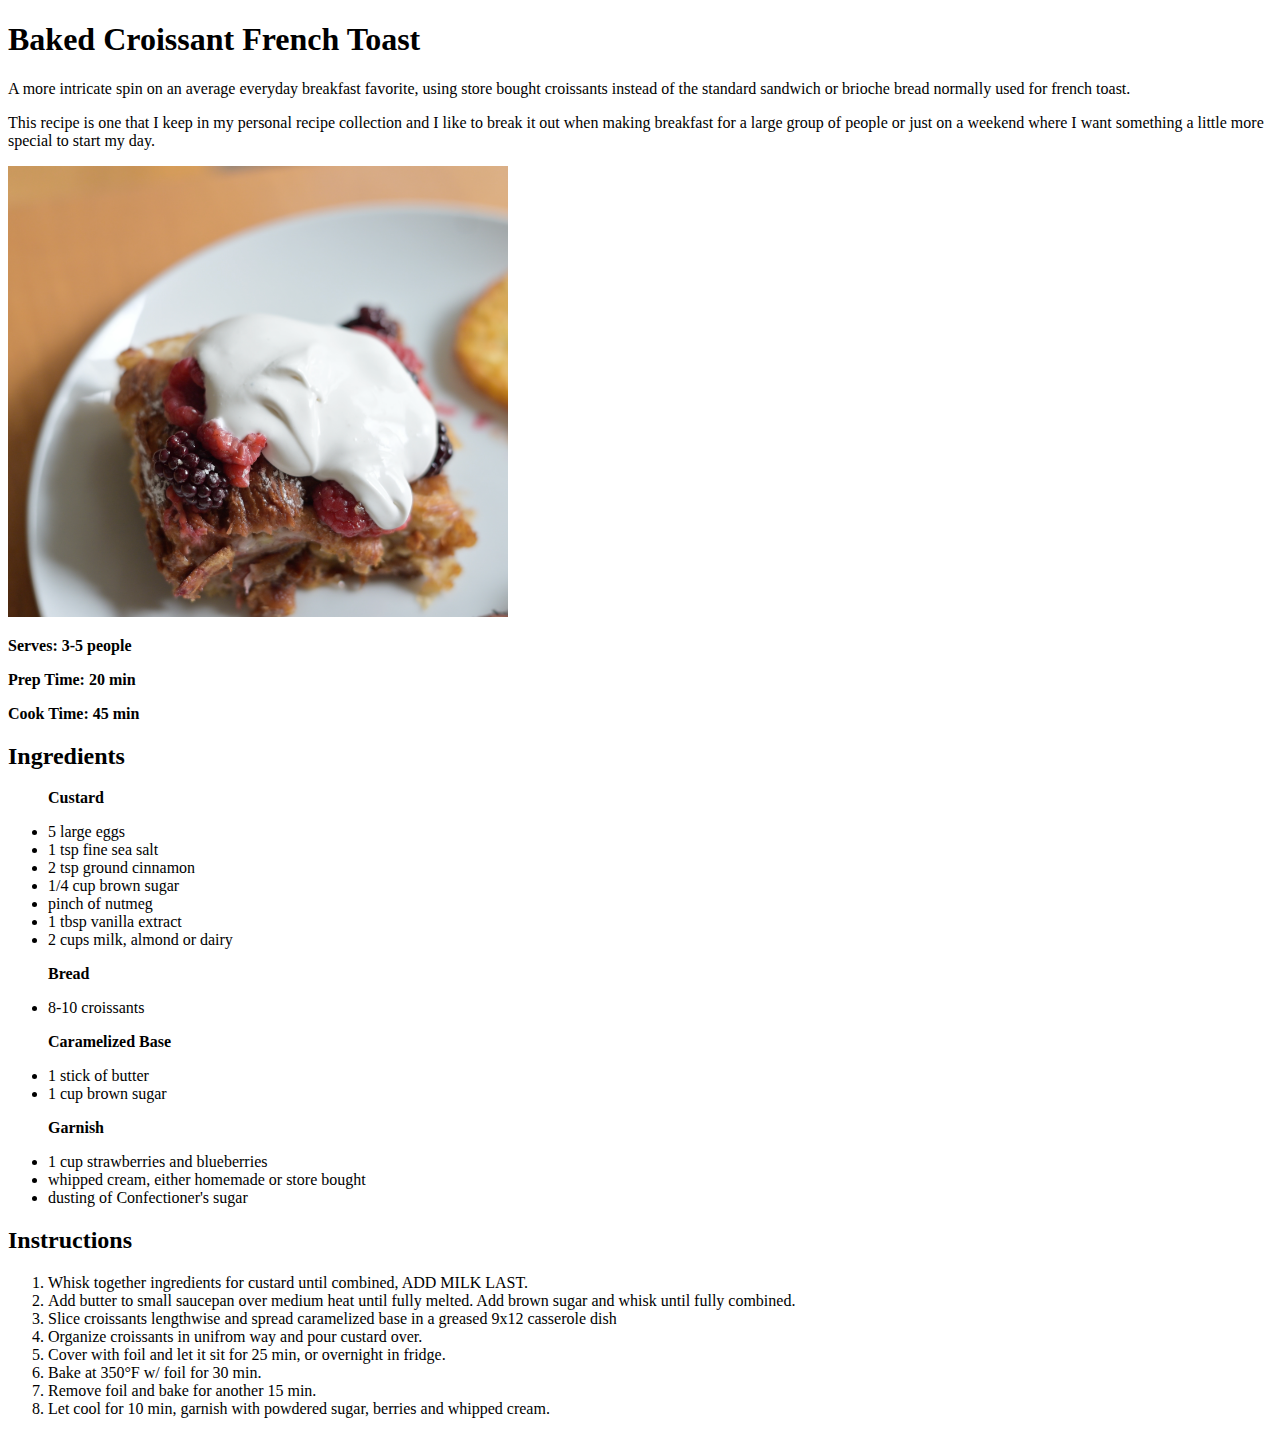
<file: projects/Recipe/index.html>
<!DOCTYPE html>
<html lang="en">

<head>
    <meta charset="UTF-8">
    <meta name="viewport" content="width=device-width, initial-scale=1.0">
    <title>Baked Croissant French Toast</title>
</head>

<body>
    <h1>Baked Croissant French Toast</h1>
    <p>A more intricate spin on an average everyday breakfast favorite, using store bought croissants instead of the
        standard sandwich or brioche bread normally used for french toast.</p>
    <p>This recipe is one that I keep in my personal recipe collection and I like to break it out when making breakfast
        for a large group of people or just on a weekend where I want something a little more special to start my day.
    </p>
    <img src="img/French Toast.png" alt="Baked Croissant French Toast" width="500" <br>
    <p><b>Serves: 3-5 people</b></p>
    <p><b>Prep Time: 20 min</b></p>
    <p><b>Cook Time: 45 min</b></p>
    <h2>Ingredients</h2>
    <ul>
        <p><b>Custard</b></p>

        <li>5 large eggs</li>
        <li>1 tsp fine sea salt</li>
        <li>2 tsp ground cinnamon</li>
        <li>1/4 cup brown sugar</li>
        <li>pinch of nutmeg</li>
        <li>1 tbsp vanilla extract</li>
        <li>2 cups milk, almond or dairy</li>

        <p><b>Bread</b></p>

        <li>8-10 croissants</li>
        <p><b>Caramelized Base</b></p>
        <li>1 stick of butter</li>
        <li>1 cup brown sugar</li>

        <p><b>Garnish</b></p>

        <li>1 cup strawberries and blueberries</li>
        <li>whipped cream, either homemade or store bought</li>
        <li>dusting of Confectioner's sugar</li>

    </ul>

    <h2>Instructions</h2>
    <ol>
        <li>Whisk together ingredients for custard until combined, ADD MILK LAST.</li>
        <li>Add butter to small saucepan over medium heat until fully melted. Add brown sugar and whisk until fully
            combined.</li>
        <li>Slice croissants lengthwise and spread caramelized base in a greased 9x12 casserole dish</li>
        <li>Organize croissants in unifrom way and pour custard over.</li>
        <li>Cover with foil and let it sit for 25 min, or overnight in fridge.</li>
        <li>Bake at 350°F w/ foil for 30 min.</li>
        <li>Remove foil and bake for another 15 min.</li>
        <li>Let cool for 10 min, garnish with powdered sugar, berries and whipped cream.</li>

    </ol>

</body>

</html>
</file>
<file: site/css/style.css>
@import url('https://fonts.googleapis.com/css2?family=Arsenal+SC:ital,wght@0,400;0,700;1,400;1,700&family=DM+Sans:ital,opsz,wght@0,9..40,100..1000;1,9..40,100..1000&display=swap');



body {
    background-color: #141414; 
}

.container {
    width: 100%;
    max-width: 100%;
    margin: 0;
    padding: 0;
    
}

.row {
    align-items: center ;
}
/* Inconsistency of nav bar on different pages */
.topnav {
    background-color: #141414;
    float: right;
    position: sticky;
      top: 0;
      left: 0;
      width: 100%;;
    
}

.topnav a {
    float: left;
    color: #FFF;
    text-align: center;
    text-decoration: none;
    padding: 18px;
    font-family: "DM Sans", sans-serif;
    font-size: 2.7em;
    
    


}

.img-fluid.full-width-img {
    width: 100%;
    height: auto;
    display: block;
}


h1 {
    color: #FFF;
    font-size: 2.5em;
    font-family: "DM Sans", sans-serif;
}

h2 {
    text-align: center;
}
h3 {
    text-align: center;
}
h4 {
    text-align: center;
}

.img-laughing {
    width: 100%;
    padding: 2rem
}

#left-box{
    height: 100vh;
    background: linear-gradient(
        to right,
        #4D4D4D 0%,
        #4D4D4D 50%
    );
}

#right-box{
    height: 100vh;
    background: linear-gradient(
        to right,
        #ECEAEA 50%,
        #ECEAEA 100%
    )
}

.logo{
    width: 20%;
    float: left;
}

#sports {
    padding-left: 5em;
    padding-right: 5em;
    
}

#news {
    padding-left: 5em;
    padding-right: 5em;
}

.carousel-text {
    margin: 1em;
    font-size: 5em;
}

#social {
    text-align: center;
    
}
/* CSS for social links are unresponsive for size, but work for color */
/* .fa-twitter {
    font-size: 10em;
    background-color: #141414;
}

.fa-instagram {
    font-size: 10em;
    background-color: #141414;
}

.fa-linkedin {
    font-size: 10em;
    background-color: #141414;
}

.fa-youtube {
    font-size: 10em;
    background-color: #141414;
} */
</file>
<file: projects/article/css/style.css>
body {
    background-color: #000;
}

h1 {
    color: #eb6412;
    background-color: #000;
    font-family: 'Lucida Sans', 'Lucida Sans Regular', 'Lucida Grande', 'Lucida Sans Unicode', Geneva, Verdana, sans-serif;
    font-size: 40px;
}

h2 {
    color: #eb6412;
    background-color: #000;
    font-family: cursive;
}

p {
    font-family: 'Trebuchet MS', 'Lucida Sans Unicode', 'Lucida Grande', 'Lucida Sans', Arial, sans-serif;
    color: #fff;
}
</file>
<file: projects/business/css/style.css>
@import url('https://fonts.googleapis.com/css2?family=Arsenal+SC:ital,wght@0,400;0,700;1,400;1,700&display=swap');

body {
    background-color: #000;
}

h1 {
    text-align: center;
    font-family: "Arsenal SC", serif;
    color: #fff;
    font-size: 60px;

}


h2 {
    text-align: center;
    font-family: cursive;
    font-size: 2em;
    color: #fff;


}

ul {
    list-style-type: none;
    color: #dc143c;
    padding: 1.3em;
    font-size: 2em;
    overflow: hidden;
}

li {
    text-align: center;
    float: center;
    margin-right: 5.5em;
}
</file>
<file: projects/final/css/style.css>
@import url('https://fonts.googleapis.com/css2?family=Abel&family=Arsenal+SC:ital,wght@0,400;0,700;1,400;1,700&family=DM+Sans:ital,opsz,wght@0,9..40,100..1000;1,9..40,100..1000&family=Italiana&family=Lobster&family=Rubik:ital,wght@0,300..900;1,300..900&display=swap');

header {
    position: relative;
    text-align: center;
}

.centered-text {
    position: absolute;
    top: 50%;
    left: 75%;
    transform: translate(-50%, -50%);
    background-color: #1a1616cf;
    padding: 0.5em;
}

body {
    background-color: #ca776f;
    color: #FAFCEF;
    font-size: 18px;
    font-family: "Abel", sans-serif;
    font-weight: bolder;
}

h1 {
    font-size: 5em;
    font-family: "Lobster", sans-serif;
    color: #57adeb;
    font-weight: bold;
}

h2 {
    font-size: 2.5em;
    font-weight: bold;
    color: #fba59c;
}

h3 {
    font-size: 3em;
    font-family: "Lobster", sans-serif;
}

.source {
    font-size: 0.7em;
}

.container {
    padding-top: 1.5em;
    padding-bottom: 3em;
}

#container {
    background-color: #88a9d0;
    padding-top: 1.5em;
    padding-bottom: 3em;
}

.subtitle-2 {
    text-align: right;
}

@media (min-width: 200px) and (max-width: 767.98px) {
    h1 {
        font-size: 3em;
    }

    h2 {
        font-size: 1.7em;
    }

    h3 {
        font-size: 1.5em;
    }
}
</file>
